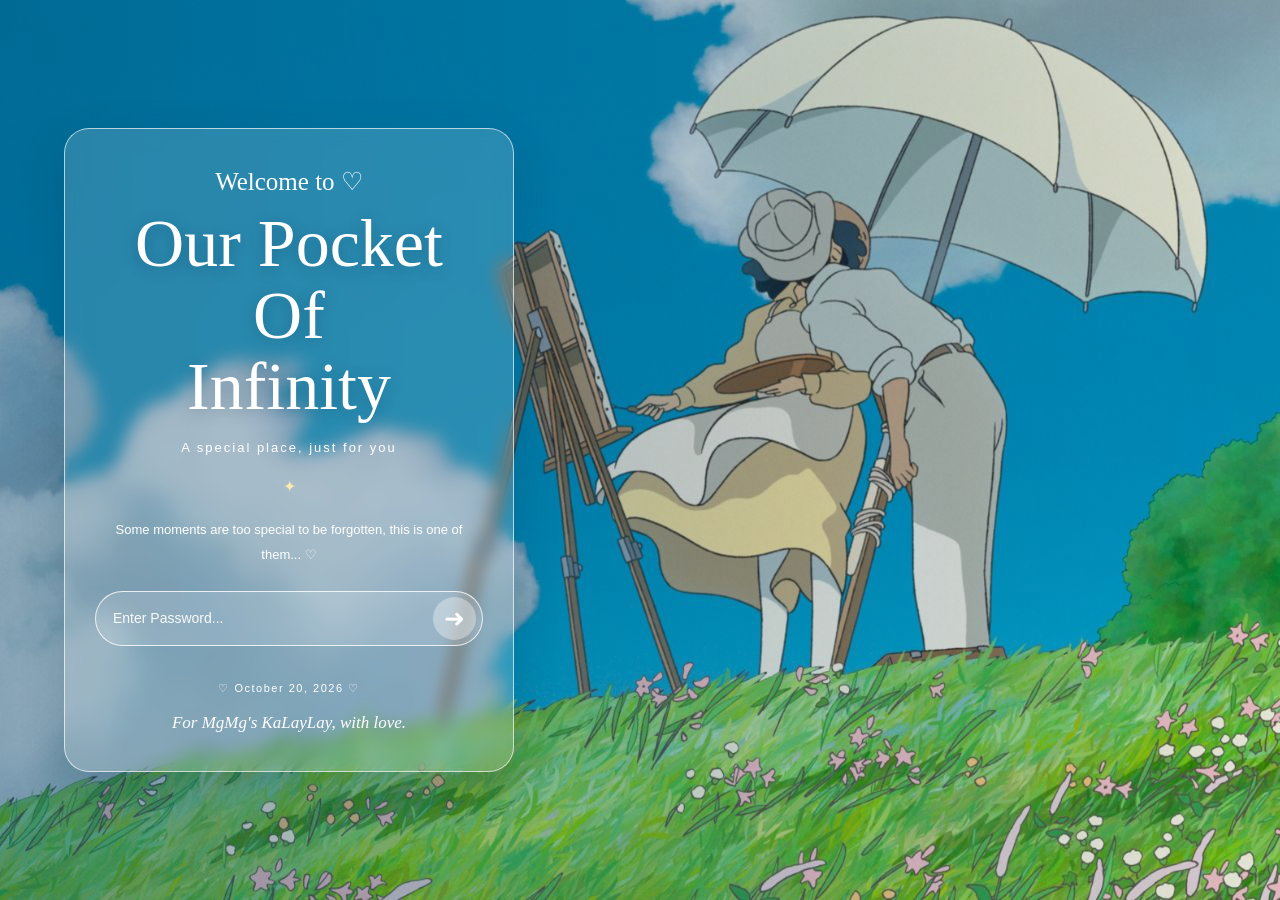
<file: index.html>
<head>
  <meta charset="UTF-8">
  <meta name="viewport" content="width=device-width, initial-scale=1.0">
  <meta name="theme-color" content="#164d6b">
  <title>Our Little Universe 🌷</title>
  <link rel="stylesheet" href="style.css">
</head>
<body>

  <main class="scene">
    <div class="petals" id="petals"></div>

    <section class="welcome-card" id="welcomeCard">
      <p class="pretitle">Welcome to ♡</p>

      <h1>Our Pocket<br>Of<br>Infinity</h1>

      <p class="tagline">A special place, just for you</p>

      <div class="divider">✦</div>

      <p class="message">
        Some moments are too special to be forgotten,
        this is one of them... ♡
      </p>

      <form id="loginForm">
        <input
          type="password"
          id="password"
          placeholder="Enter Password..."
          autocomplete="current-password"
          aria-label="Enter password"
          required
        >
        <button type="submit" aria-label="Enter">➜</button>
      </form>

      <p id="errorMessage" role="status" aria-live="polite"></p>

      <p class="special-date">♡ October 20, 2026 ♡</p>

      <p class="made-for">For MgMg's KaLayLay, with love.</p>

      <!-- Appears after the correct password -->
      <div class="success-message" id="successMessage" aria-live="polite">
        <span class="success-heart">♡</span>
        <p>Welcome to our little universe, my love.</p>
        <small>Every little moment belongs to us ✨</small>
      </div>
    </section>

    
  </main>

  
  <script src="script.js"></script>
</body>
</html>
</file>
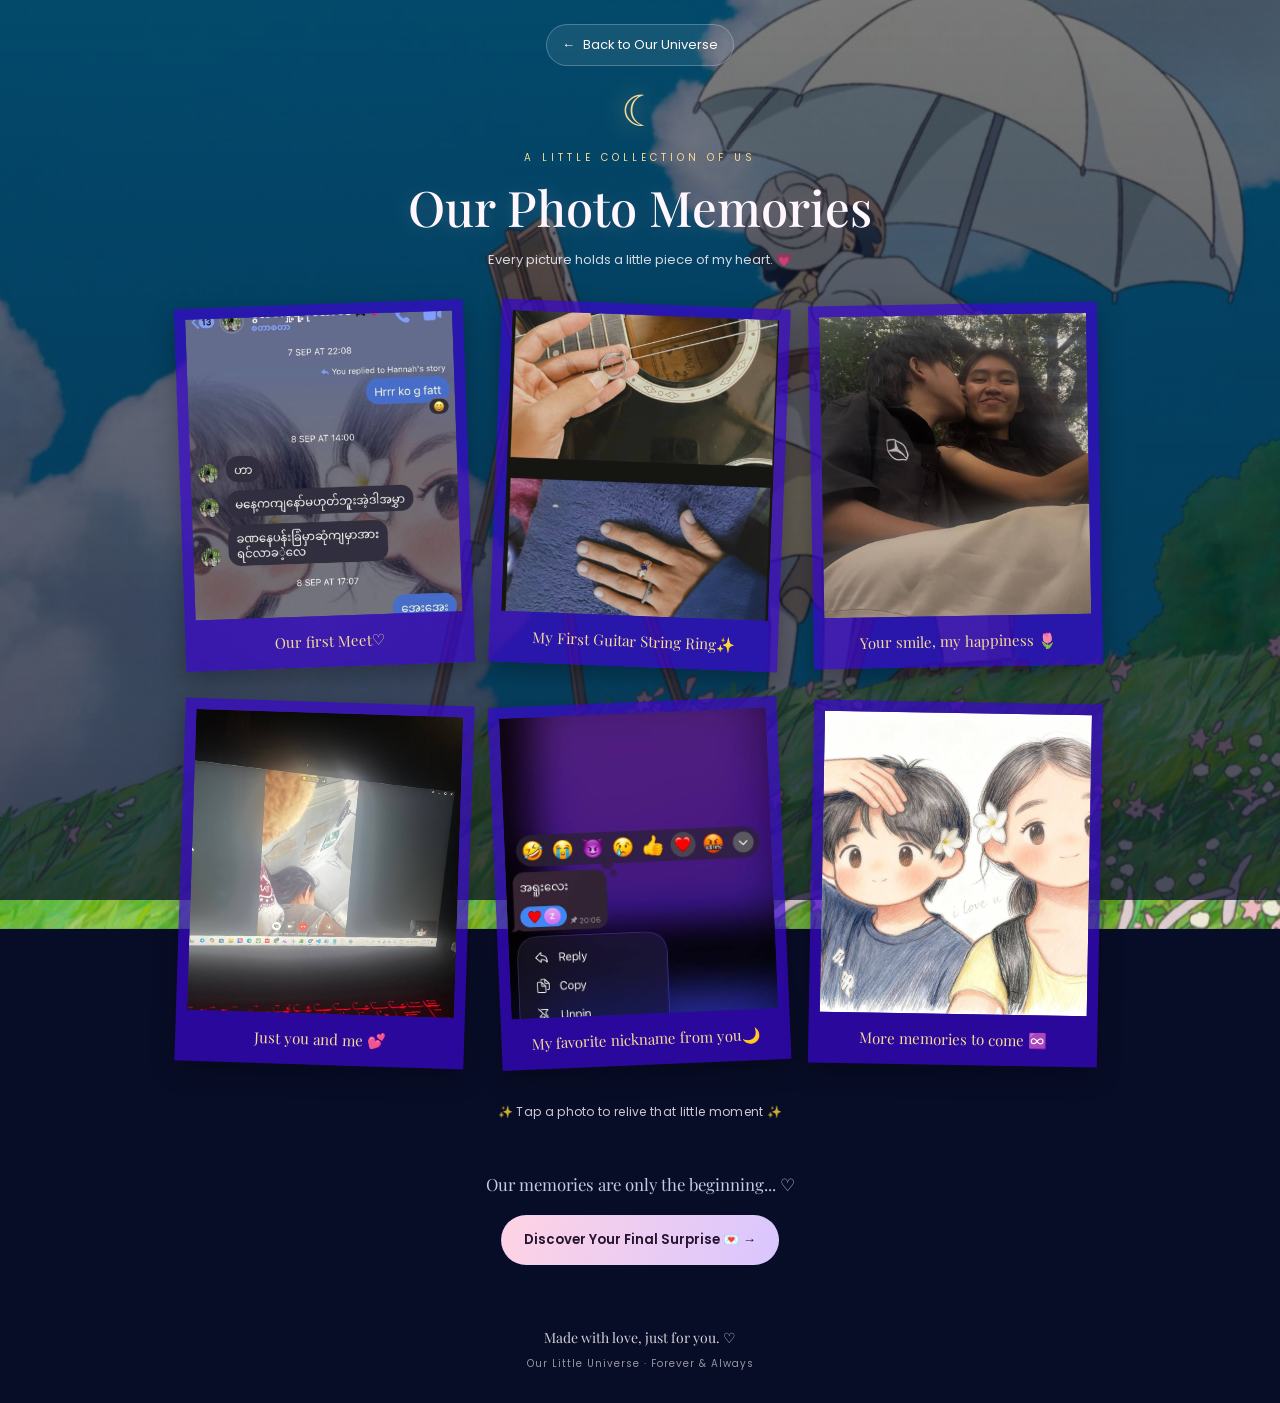
<file: page2.html>
<!DOCTYPE html>
<html lang="en">

<head>
    <meta charset="UTF-8">
    <meta name="viewport"
          content="width=device-width, initial-scale=1.0">

    <meta name="theme-color" content="#080d27">

    <title>Our Little Universe 🌙 | Photo Memories</title>

    <link rel="preconnect" href="https://fonts.googleapis.com">
    <link rel="preconnect" href="https://fonts.gstatic.com" crossorigin>

    <link href="https://fonts.googleapis.com/css2?family=Playfair+Display:wght@400;500;600;700&family=Poppins:wght@300;400;500;600&display=swap"
          rel="stylesheet">

    <link rel="stylesheet" href="page2.css">
    <script src="page2.js" defer></script>
</head>

<body>

    <!-- Background -->
    <div class="background-overlay" aria-hidden="true"></div>

   <!-- Floating flower petals 🌸 -->
<div class="petals" id="petals" aria-hidden="true"></div>

    <!-- Header -->
    <header class="page-header">
        <a href="index.html" class="back-link">
            <span aria-hidden="true">←</span>
            Back to Our Universe
        </a>

        <div class="moon" aria-hidden="true">☾</div>

        <p class="eyebrow">A LITTLE COLLECTION OF US</p>

        <h1>Our Photo Memories</h1>

        <p class="subtitle">
            Every picture holds a little piece of my heart. 💗
        </p>
    </header>

    <!-- Main memory section -->
    <main class="memory-section">

        <div class="memory-grid">

            <!-- Memory 1 -->
            <button class="memory-card"
                    type="button"
                    data-memory="0"
                    aria-label="Open our first memory">

                <span class="photo-frame">
                    <img src="assets/memory1.jpg"
                         alt="Our first memory"
                         loading="eager">

                    <span class="photo-number">01</span>
                </span>

                <span class="photo-caption">
                    Our first Meet♡
                </span>
            </button>

            <!-- Memory 2 -->
            <button class="memory-card"
                    type="button"
                    data-memory="1"
                    aria-label="Open our second memory">

                <span class="photo-frame">
                    <img src="assets/memory2.jpg"
                         alt="A beautiful moment together"
                         loading="lazy">

                    <span class="photo-number">02</span>
                </span>

                <span class="photo-caption">
                    My First Guitar String Ring✨
                </span>
            </button>

            <!-- Memory 3 -->
            <button class="memory-card"
                    type="button"
                    data-memory="2"
                    aria-label="Open our third memory">

                <span class="photo-frame">
                    <img src="assets/memory3.jpg"
                         alt="A happy memory together"
                         loading="lazy">

                    <span class="photo-number">03</span>
                </span>

                <span class="photo-caption">
                    Your smile, my happiness 🌷
                </span>
            </button>

            <!-- Memory 4 -->
            <button class="memory-card"
                    type="button"
                    data-memory="3"
                    aria-label="Open our fourth memory">

                <span class="photo-frame">
                    <img src="assets/memory4.jpg"
                         alt="One of our special moments"
                         loading="lazy">

                    <span class="photo-number">04</span>
                </span>

                <span class="photo-caption">
                    Just you and me 💕
                </span>
            </button>

            <!-- Memory 5 -->
            <button class="memory-card"
                    type="button"
                    data-memory="4"
                    aria-label="Open our fifth memory">

                <span class="photo-frame">
                    <img src="assets/memory5.jpg"
                         alt="A memory close to our hearts"
                         loading="lazy">

                    <span class="photo-number">05</span>
                </span>

                <span class="photo-caption">
                    My favorite nickname from you🌙
                </span>
            </button>

            <!-- Memory 6 -->
            <button class="memory-card"
                    type="button"
                    data-memory="5"
                    aria-label="Open our sixth memory">

                <span class="photo-frame">
                    <img src="assets/memory6.jpg"
                         alt="Another beautiful memory together"
                         loading="lazy">

                    <span class="photo-number">06</span>
                </span>

                <span class="photo-caption">
                    More memories to come ♾️
                </span>
            </button>

        </div>

        <p class="tap-hint" id="tapHint">
            ✨ Tap a photo to relive that little moment ✨
        </p>

    </main>

    <!-- Focus backdrop -->
    <div class="focus-backdrop"
         id="focusBackdrop"
         aria-hidden="true"></div>

    <!-- Selected memory caption -->
    <section class="memory-detail"
             id="memoryDetail"
             aria-live="polite"
             aria-atomic="true"
             hidden>

        <button class="close-button"
                id="closeMemory"
                type="button"
                aria-label="Close selected memory">
            ×
        </button>

        <p class="detail-label">A LITTLE PIECE OF FOREVER</p>

        <h2 id="detailTitle">Our Special Memory ♡</h2>

        <p class="detail-message" id="detailMessage"></p>

        <span class="detail-heart" aria-hidden="true">♥</span>

    </section>

    <!-- Continue to Page 3 -->
<section class="continue-section">
    <p>Our memories are only the beginning... ♡</p>

    <a href="page3.html" class="continue-button">
        Discover Your Final Surprise 💌 →
    </a>
</section>

    <footer class="page-footer">
        <p>Made with love, just for you. ♡</p>
        <p class="footer-date">Our Little Universe · Forever & Always</p>
    </footer>

</body>
</html>
</file>
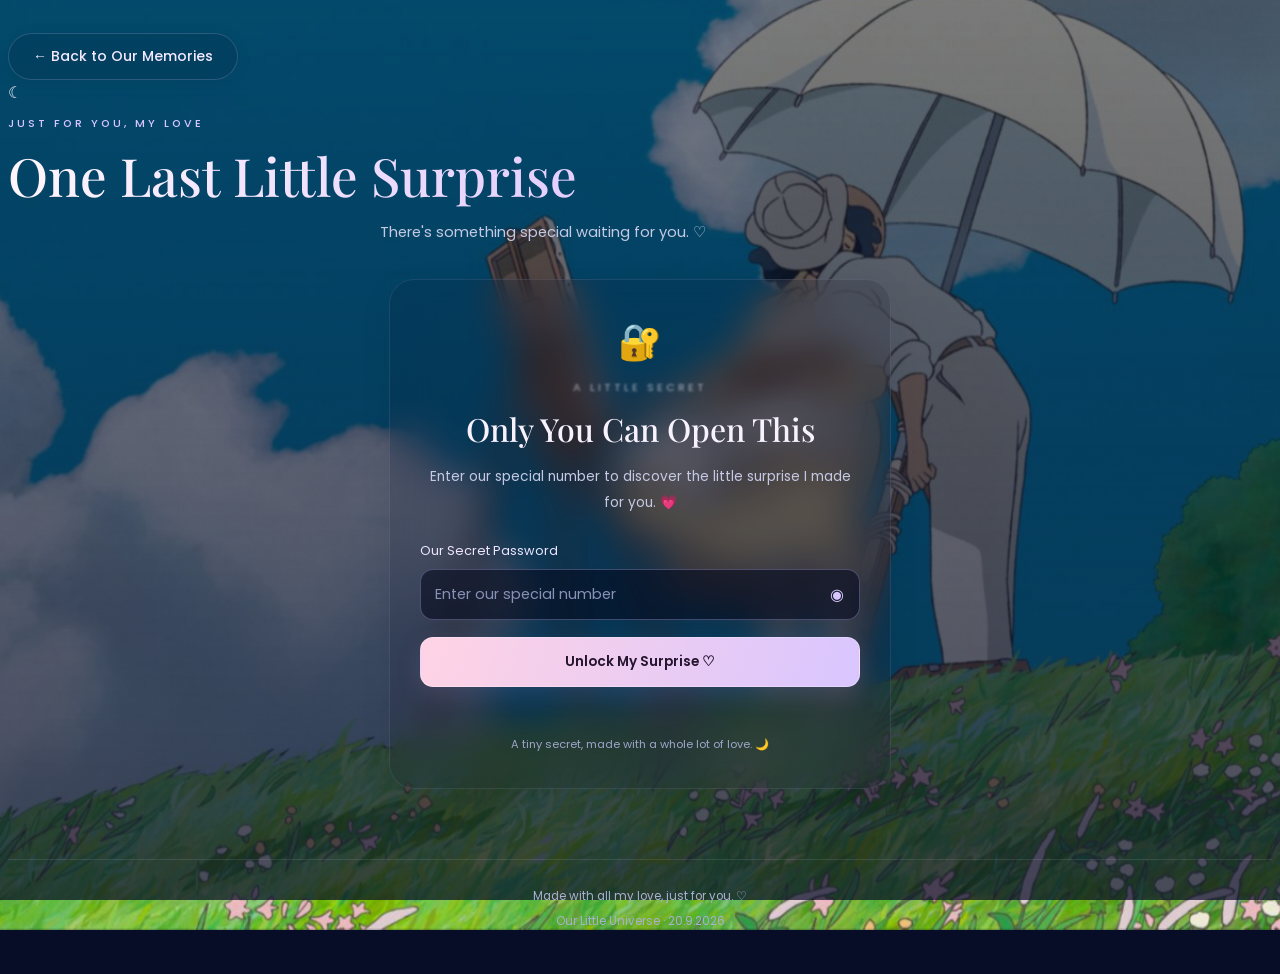
<file: page3.html>
<!DOCTYPE html>
<html lang="en">
<head>
    <meta charset="UTF-8">
    <meta name="viewport" content="width=device-width, initial-scale=1.0">
    <meta name="theme-color" content="#080d27">

    <title>Our Final Surprise 💌 | MgMg's KaLayLay</title>

    <link rel="preconnect" href="https://fonts.googleapis.com">
    <link rel="preconnect" href="https://fonts.gstatic.com" crossorigin>

    <link href="https://fonts.googleapis.com/css2?family=Playfair+Display:wght@400;500;600;700&family=Poppins:wght@300;400;500;600&display=swap"
          rel="stylesheet">

    <link rel="stylesheet" href="page3.css">
    <script src="page3.js" defer></script>
</head>

<body>

    <!-- Midnight Universe Background -->
    <div class="background-overlay" aria-hidden="true"></div>
<div class="petals" id="petals" aria-hidden="true"></div>

    <header class="page-header">
        <a href="page2.html" class="back-btn">
    ← Back to Our Memories
</a>

        <div class="moon" aria-hidden="true">☾</div>

        <p class="eyebrow">JUST FOR YOU, MY LOVE</p>

        <h1>One Last Little Surprise</h1>

        <p class="subtitle">
            There's something special waiting for you. ♡
        </p>
    </header>

    <main class="main-content">

        <!-- Password Section -->
        <section class="password-card" id="passwordSection">

            <div class="lock-icon" aria-hidden="true">🔐</div>

            <p class="section-label">A LITTLE SECRET</p>

            <h2>Only You Can Open This</h2>

            <p class="password-description">
                Enter our special number to discover
                the little surprise I made for you. 💗
            </p>

            <form id="passwordForm">
                <label for="secretPassword">Our Secret Password</label>

                <div class="password-input-wrap">
                    <input
                        type="password"
                        id="secretPassword"
                        placeholder="Enter our special number"
                        autocomplete="off"
                        inputmode="numeric"
                        required
                    >

                    <button
                        type="button"
                        class="toggle-password"
                        id="togglePassword"
                        aria-label="Show password"
                    >◉</button>
                </div>

                <button class="primary-button" type="submit">
                    Unlock My Surprise ♡
                </button>

                <p class="error-message" id="passwordError"
                   role="alert" aria-live="polite"></p>
            </form>

            <p class="tiny-note">
                A tiny secret, made with a whole lot of love. 🌙
            </p>

        </section>

        <!-- Envelope Section -->
        <section class="envelope-section" id="envelopeSection" hidden>

            <p class="section-label">YOU FOUND IT 💌</p>

            <h2>Your Little Love Letter</h2>

            <p class="envelope-instruction">
                Tap the envelope to open your surprise.
            </p>

            <button
                type="button"
                class="envelope-button"
                id="openEnvelope"
                aria-label="Open your love letter"
                aria-expanded="false"
            >
                <span class="envelope-glow"></span>

                <span class="letter-paper">
                    <span class="letter-heart">♥</span>
                    <span class="letter-preview">For My Love</span>
                </span>

                <span class="envelope-back"></span>
                <span class="envelope-front"></span>
                <span class="envelope-flap"></span>

                <span class="envelope-seal">♥</span>
            </button>

            <p class="tap-caption">Made with love, just for you ♡</p>

        </section>

        <!-- Final Surprise -->
        <section class="surprise-content" id="surpriseContent" hidden>

            <div class="divider-heart" aria-hidden="true">
                <span>✦</span> ♥ <span>✦</span>
            </div>

            <!-- Personal Love Letter -->
            <article class="love-letter-card">

                <p class="section-label">A LETTER FROM MY HEART</p>

                <h2>To My Dearest KaLayLay 💗</h2>

                <div class="letter-decoration" aria-hidden="true">❝</div>

                <!-- Replace this text with your own love letter -->
                <div class="love-letter-text" id="loveLetterText">
                    <p>
                        မောင်"ကလေးလေးရေ👾💞
                    </p>

                    <p>
            ဘာလိုလိုနေရင်းနဲ့တောင် ၁ လပြည့်သွားပြီနော်ဒီလထဲမှာအမှတ်ရဆုံးက စတွေ့ခဲ့တဲ့နေ့ကနေ အခုထိ မတွေ့ရတာ ၁ ရက်ပဲရှိလိုက်တယ်နော် နေ့တိုင်းတွေ့ပြီး နေတိုင်းအနားမှာရှိနေခဲ့ကြတာ အက်လိုအတူတူရှိချင်လို့ပဲ မောင်"ဒီလမ်းကိုရွေးချယ်ထားတာပေါ့ချစ်သူရယ် နေ့ရက်တိုင်းမှာ အကောင်းဆုံးဆိုတာထက်ပိုတဲ့ ပျော်ရွှင်မှု့တွေပဲပေးချင်တယ် မောင်"ကလေးလေးဆီကနေ အမြဲပျော်ပြီး ပြုံးနေတာလေးပဲတွေ့ချင်တယ် ပြီးတော့ အများကြီးလဲ စိတ်လုံခြုံမှု့ပေးချင်တယ် ပြဿနာတွေဖြစ်လာရင်လဲ မောင်"က ကလေးမဆန်ပဲ သေချာပေါက် အလျှော့ပေးပါမယ်နော် ပြီးတော့ မောင်"ကလေးလေးကို နာကျင်စေမယ့် စကားလုံးတွေလဲမပြောတော့ပါဘူး အတွေးတွေများအောင်လုပ်ပြီး ဝမ်းနည်းစေမိခဲ့တာတွေအတွက် မောင်"သေချာကြိုးစားပြီး မောင်"ကလေးလေးကို ပျော်အောင်ထားပါ့မယ်နော် ပြီးတော့ ၂ ယောက်အတူတူ အမြဲ Rap တွေလဲထိုင်ရွတ်ကြမယ် ဂစ်တာတီးပြီး သီချင်းတွေလဲ အတူဆိုကြမယ် မောင်"ကလေးလေး ကျောင်းပြီးလို့ အားသွားရင်လဲ အပြင်တွေအတူလျှောက်သွားကြမယ် Memories တွေ အများကြီးလဲ အတူဖန်တီးကြမယ် မောင်"တို့ ၂ ယောက်စလုံးရည်ရွယ်ထားတဲ့အရာတွေကို တစ်ယောက်လက်ကိုတစ်ယောက်ကိုင်ရင်း အတူတူတည်ဆောက်သွားကြမယ် ကလေးလေး👾💞<br>
            အများကြီးချစ်တယ်👾💞
                        
                    </p>

                    <p>
            Happy 1 Monthsary MgMg's KaLayLay👾💞
                    </p>

                    <p class="letter-signature">
                        Forever yours,<br>
                        MgMg ♡
                    </p>
                </div>

                <div class="letter-bottom-heart" aria-hidden="true">
                    ♡
                </div>

            </article>

            <!-- Personal Video -->
            <section class="video-section">

                <p class="section-label">A LITTLE MEMORY IN MOTION</p>

                <h2>Our Special Video 🎬</h2>

                <p class="video-description">
                    One more little moment for us to keep forever.
                </p>

                <div class="video-frame">

                    <video
                        id="surpriseVideo"
                        controls
                        playsinline
                        preload="metadata"
                        poster=""
                    >
                        <source src="our-video.mp4" type="video/mp4">

                        Sorry, your browser cannot play this video.
                    </video>

                </div>

                <p class="video-note">
                    A little piece of us, today and always. 🌙
                </p>

            </section>

            <!-- Ending -->
            <section class="final-message">

                <div class="final-stars" aria-hidden="true">✦ ✧ ★ ✧ ✦</div>

                <h2>Our Story Is Still Being Written ♾️</h2>

                <p>
                    One month down, so many beautiful memories
                    still waiting for us.
                </p>

                <p class="final-love">
                    I choose you, today and every tomorrow. 💗
                </p>

                <div class="final-heart" aria-hidden="true">♥</div>

                <p class="forever-text">
                    MgMg's KaLayLay · Forever & Always
                </p>

            </section>

        </section>

    </main>

    <footer class="page-footer">
        <p>Made with all my love, just for you. ♡</p>
        <p>Our Little Universe · 20.9.2026</p>
    </footer>

    <audio id="backgroundMusic" loop preload="auto">
    <source src="assets/our-song.mp3" type="audio/mpeg">
</audio>

</body>
</html>
</file>
<file: style.css>
* {
  margin: 0;
  padding: 0;
  box-sizing: border-box;
}

body {
  font-family: Arial, sans-serif;
  overflow: hidden;
}

.scene {
  position: relative;
  min-height: 100vh;
  min-height: 100svh;
  display: flex;
  align-items: center;
  justify-content: flex-start;
  padding: 5%;
  overflow: hidden;
  isolation: isolate;
  color: white;

  background:
    linear-gradient(
      90deg,
      rgba(0, 65, 105, 0.38),
      rgba(0, 80, 120, 0.04)
    ),
    url("assets/couple-scene.png");

  background-size: cover;
  background-position: center;
  animation: sceneMove 22s ease-in-out infinite alternate;
}

@keyframes sceneMove {
  from {
    background-position: 50% 50%;
    transform: scale(1);
  }

  to {
    background-position: 53% 48%;
    transform: scale(1.035);
  }
}

/* Welcome glass card */
.welcome-card {
  position: relative;
  z-index: 3;
  width: min(450px, 100%);
  padding: 38px 30px;
  text-align: center;

  background: rgba(255, 255, 255, 0.16);
  border: 1px solid rgba(255, 255, 255, 0.65);
  border-radius: 25px;

  backdrop-filter: blur(8px);
  -webkit-backdrop-filter: blur(8px);

  box-shadow: 0 15px 45px rgba(0, 45, 75, 0.2);

  animation: cardAppear 1.2s ease both;
  transition:
    opacity 0.8s ease,
    transform 0.8s ease,
    background 0.8s ease;
}

@keyframes cardAppear {
  from {
    opacity: 0;
    transform: translateY(25px);
  }

  to {
    opacity: 1;
    transform: translateY(0);
  }
}

.pretitle {
  font-family: Georgia, serif;
  font-size: 25px;
  margin-bottom: 12px;
}

h1 {
  font-family: Georgia, serif;
  font-weight: normal;
  font-size: clamp(45px, 6vw, 68px);
  line-height: 1.05;
  text-shadow: 0 3px 15px rgba(0, 45, 75, 0.3);
}

.tagline {
  margin-top: 18px;
  font-size: 13px;
  letter-spacing: 2px;
}

.divider {
  margin: 22px 0;
  color: #ffe7b0;
}

.message {
  font-size: 13px;
  line-height: 1.9;
  margin-bottom: 23px;
}

/* Password input */
#loginForm {
  display: flex;
  align-items: center;
  gap: 8px;
  padding: 5px 6px 5px 17px;

  border: 1px solid rgba(255, 255, 255, 0.8);
  border-radius: 40px;
  background: rgba(255, 255, 255, 0.15);

  transition: opacity 0.4s ease;
}

#password {
  flex: 1;
  min-width: 0;
  padding: 12px 0;

  color: white;
  font-size: 14px;

  background: transparent;
  border: none;
  outline: none;
}

#password::placeholder {
  color: rgba(255, 255, 255, 0.95);
}

#loginForm button {
  width: 43px;
  height: 43px;
  flex-shrink: 0;

  border: none;
  border-radius: 50%;
  background: rgba(255, 255, 255, 0.35);
  color: white;
  font-size: 25px;
  cursor: pointer;

  transition: transform 0.25s, background 0.25s;
}

#loginForm button:hover {
  transform: translateX(3px);
  background: rgba(255, 255, 255, 0.55);
}

#loginForm button:focus-visible,
.music-button:focus-visible {
  outline: 2px solid #ffe7b0;
  outline-offset: 4px;
}

#errorMessage {
  min-height: 17px;
  margin-top: 9px;
  font-size: 12px;
}

.special-date {
  margin-top: 10px;
  font-size: 11px;
  letter-spacing: 1.5px;
}

.made-for {
  margin-top: 18px;
  font-family: Georgia, serif;
  font-style: italic;
  font-size: 17px;
}

/* Music button */
.music-button {
  position: absolute;
  z-index: 5;
  left: 20px;
  bottom: 20px;

  padding: 10px 16px;
  color: white;
  background: rgba(0, 70, 110, 0.35);
  border: 1px solid rgba(255, 255, 255, 0.7);
  border-radius: 30px;

  cursor: pointer;
  backdrop-filter: blur(5px);
  -webkit-backdrop-filter: blur(5px);
}

/* Falling flower petals */
.petals {
  position: absolute;
  inset: 0;
  z-index: 2;
  pointer-events: none;
  overflow: hidden;
}

.petal {
  position: absolute;
  top: -30px;
  width: 10px;
  height: 17px;

  background: linear-gradient(135deg, #fff0f5, #f4a7c7);
  border-radius: 85% 15% 75% 25%;

  animation: petalFall var(--duration) linear var(--delay) infinite;
}

@keyframes petalFall {
  0% {
    transform: translate(0, -30px) rotate(0deg);
    opacity: 0;
  }

  10% {
    opacity: 0.9;
  }

  50% {
    transform: translate(var(--drift), 50vh) rotate(220deg);
  }

  100% {
    transform: translate(calc(var(--drift) * -0.4), 110vh)
      rotate(500deg);
    opacity: 0.15;
  }
}

/* =====================================
   PASSWORD SUCCESS ANIMATION 💗
===================================== */

.success-message {
  display: none;
  opacity: 0;
  margin-top: 22px;
  line-height: 1.8;
}

.success-heart {
  display: block;
  color: #ffe7b0;
  font-size: 55px;
  animation: heartBeat 1s ease-in-out infinite;
}

.success-message p {
  font-family: Georgia, serif;
  font-size: 21px;
  margin-top: 8px;
}

.success-message small {
  display: block;
  margin-top: 8px;
  font-size: 12px;
  letter-spacing: 0.5px;
}

/* Hide the login and welcome text softly */
.welcome-card.success {
  background: rgba(255, 255, 255, 0.22);
  animation: successCard 1s ease both;
}

.welcome-card.success > :not(.success-message) {
  animation: fadeAway 0.65s ease forwards;
}

.welcome-card.success .success-message {
  display: block;
  animation: messageAppear 0.9s 0.35s ease forwards;
}

.welcome-card.success #loginForm {
  pointer-events: none;
}

@keyframes successCard {
  0% {
    transform: scale(1);
  }

  50% {
    transform: scale(1.035);
    box-shadow: 0 0 45px rgba(255, 231, 176, 0.45);
  }

  100% {
    transform: scale(1);
    box-shadow: 0 15px 45px rgba(0, 45, 75, 0.2);
  }
}

@keyframes fadeAway {
  to {
    opacity: 0;
    transform: translateY(-8px);
  }
}

@keyframes messageAppear {
  from {
    opacity: 0;
    transform: translateY(18px);
  }

  to {
    opacity: 1;
    transform: translateY(0);
  }
}

@keyframes heartBeat {
  0%, 100% {
    transform: scale(1);
  }

  50% {
    transform: scale(1.16);
  }
}

/* Mobile responsive */
@media (max-width: 700px) {
  .scene {
    justify-content: center;
    padding: 20px 16px 75px;
    background-position: 58% center;
  }

  .welcome-card {
    width: 100%;
    max-width: 420px;
    padding: 28px 22px;
    background: rgba(15, 100, 145, 0.35);
  }

  h1 {
    font-size: clamp(48px, 13vw, 65px);
  }

  .pretitle {
    font-size: 26px;
  }

  .tagline {
    font-size: 11px;
  }

  .message {
    font-size: 12px;
  }

  .music-button {
    left: 50%;
    bottom: 13px;
    transform: translateX(-50%);
    white-space: nowrap;
  }

  .success-message p {
    font-size: 19px;
  }
}

/* Respect reduced-motion settings */
@media (prefers-reduced-motion: reduce) {
  *,
  *::before,
  *::after {
    animation-duration: 0.01ms !important;
    animation-iteration-count: 1 !important;
    scroll-behavior: auto !important;
  }
}
</file>
<file: page2.css>
/* ========================================
   OUR LITTLE UNIVERSE - PAGE 2
   Photo Focus Memories
======================================== */

:root {
    --night: #080d27;
    --gold: #f6d995;
    --soft-white: #fffaf5;
    --pink: #f4c9dc;
    --text: #f8f2ff;
}

* {
    box-sizing: border-box;
    margin: 0;
    padding: 0;
}

html {
    min-height: 100%;
    background: #080d27;
    scroll-behavior: smooth;
}

body {
    min-height: 100vh;
    overflow-x: hidden;
    position: relative;

    color: #f8f2ff;
    font-family: "Poppins", sans-serif;

    background: transparent;
}

/* Same background as Page 1 */

body::before {
    content: "";
    position: fixed;
    inset: -20px;
    z-index: -3;

    background-image: url("assets/couple-scene.png");
    background-position: center;
    background-size: cover;
    background-repeat: no-repeat;

    transform: scale(1.02);
    transition: filter 0.55s ease,
                transform 0.55s ease;
}

body.has-focus::before {
    filter: blur(8px) brightness(0.48);
    transform: scale(1.07);
}

.background-overlay {
    position: fixed;
    inset: 0;
    z-index: -2;
    pointer-events: none;

    background:
        linear-gradient(
            180deg,
            rgba(5, 9, 30, 0.48),
            rgba(8, 13, 39, 0.72)
        );
}

body.has-focus .background-overlay {
    background: rgba(3, 5, 20, 0.48);
}

/* ========================================
   FLOATING FLOWER PETALS 🌸
   Same effect as Page 1
======================================== */

.petals {
    position: fixed;
    inset: 0;
    z-index: 0;
    pointer-events: none;
    overflow: hidden;
}

.petal {
    position: absolute;
    top: -30px;
    width: 10px;
    height: 17px;

    background: linear-gradient(
        135deg,
        #fff0f5,
        #f4a7c7
    );

    border-radius: 85% 15% 75% 25%;

    animation:
        petalFall
        var(--duration)
        linear
        var(--delay)
        infinite;
    will-change: transform, opacity;
}

@keyframes petalFall {
    0% {
        transform: translate(0, -30px) rotate(0deg);
        opacity: 0;
    }

    10% {
        opacity: 0.9;
    }

    50% {
        transform: translate(var(--drift), 50vh) rotate(220deg);
    }

    100% {
        transform:
            translate(calc(var(--drift) * -0.4), 110vh)
            rotate(500deg);
        opacity: 0.15;
    }
}

/* Gallery remains above the petals */
.page-header,
.memory-section,
.page-footer {
    position: relative;
    z-index: 1;
}

/* Focus mode stacking fix:
   Keep the selected photo above the dark backdrop */
body.has-focus .memory-section {
    z-index: 20;
}

.focus-backdrop {
    z-index: 10;
}

.memory-detail {
    z-index: 30;
}

/* Accessibility */
@media (prefers-reduced-motion: reduce) {
    .petal {
        animation: none;
        display: none;
    }
}

/* Keep the gallery above the petals */

.page-header,
.memory-section,
.memory-detail,
.page-footer {
    position: relative;
    z-index: 1;
}

.focus-backdrop {
    z-index: 10;
}

.memory-detail {
    z-index: 30;
}

/* Respect reduced-motion settings */

@media (prefers-reduced-motion: reduce) {
    .petals span {
        animation: none;
        opacity: 0.45;
        top: auto;
    }

    .petals span:nth-child(1) { top: 15%; }
    .petals span:nth-child(2) { top: 28%; }
    .petals span:nth-child(3) { top: 40%; }
    .petals span:nth-child(4) { top: 55%; }
    .petals span:nth-child(5) { top: 70%; }
    .petals span:nth-child(6) { top: 82%; }
}

/* Header */

.page-header {
    width: min(100% - 32px, 1000px);
    margin: 0 auto;
    padding: 24px 0 12px;
    text-align: center;

    transition: opacity 0.35s ease,
                filter 0.35s ease;
}

.back-link {
    display: inline-flex;
    align-items: center;
    gap: 8px;

    color: var(--soft-white);
    text-decoration: none;
    font-size: 13px;

    padding: 10px 15px;
    border: 1px solid rgba(255, 255, 255, 0.24);
    border-radius: 30px;
    background: rgba(255, 255, 255, 0.08);

    transition: background 0.25s ease,
                transform 0.25s ease;
}

.back-link:hover {
    background: rgba(255, 255, 255, 0.16);
    transform: translateY(-2px);
}

.moon {
    margin: 20px auto 4px;
    color: var(--gold);
    font-size: 43px;
    line-height: 1.2;
    text-shadow: 0 0 24px rgba(246, 217, 149, 0.65);
}

.eyebrow {
    color: var(--gold);
    font-size: 10px;
    letter-spacing: 4px;
    margin: 12px 0;
}

.page-header h1 {
    font-family: "Playfair Display", serif;
    font-size: clamp(30px, 5vw, 49px);
    line-height: 1.2;
    font-weight: 500;

    color: #fff7fd;
    text-shadow: 0 2px 20px rgba(244, 201, 220, 0.2);
}

.subtitle {
    margin-top: 12px;
    font-size: 13px;
    line-height: 1.8;
    color: rgba(255, 250, 255, 0.82);
}

/* Memory gallery */

.memory-section {
    width: min(100% - 32px, 920px);
    margin: 20px auto 0;

    transition: opacity 0.35s ease,
                filter 0.35s ease;
}

.memory-grid {
    display: grid;
    grid-template-columns: repeat(3, minmax(0, 1fr));
    gap: 35px 26px;
    align-items: start;
}

/* Polaroid card */

.memory-card {
    position: relative;
    z-index: 1;
    width: 100%;
    min-width: 0;

    display: block;
    border: 0;
    padding: 11px 11px 15px;

    color: #28223a;
    background: #3908cbb6;

    font-family: "Playfair Display", serif;
    text-align: center;
    cursor: pointer;

    box-shadow: 0 9px 25px rgba(0, 0, 0, 0.28);

    transform: rotate(-2deg);
    transition:
        transform 0.45s ease,
        opacity 0.4s ease,
        filter 0.4s ease,
        box-shadow 0.4s ease;
}

.memory-card:nth-child(2) {
    transform: rotate(2.2deg);
}

.memory-card:nth-child(3) {
    transform: rotate(-1deg);
}

.memory-card:nth-child(4) {
    transform: rotate(1.8deg);
}

.memory-card:nth-child(5) {
    transform: rotate(-2.4deg);
}

.memory-card:nth-child(6) {
    transform: rotate(1deg);
}

.memory-card:hover {
    transform: translateY(-5px) rotate(0deg);
    box-shadow: 0 15px 32px rgba(0, 0, 0, 0.36);
}

.photo-frame {
    display: block;
    position: relative;
    overflow: hidden;
    width: 100%;
    aspect-ratio: 4 / 4.5;
    background: #ffffff;
}

.photo-frame img {
    display: block;
    width: 100%;
    height: 100%;
    object-fit: cover;

    transition: transform 0.45s ease;
}

.memory-card:hover .photo-frame img {
    transform: scale(1.04);
}

.photo-number {
    position: absolute;
    right: 7px;
    top: 7px;

    padding: 4px 7px;
    border-radius: 12px;

    color: white;
    background: rgba(8, 13, 39, 0.65);

    font-family: "Poppins", sans-serif;
    font-size: 9px;
    letter-spacing: 1px;
}

.photo-caption {
    display: block;
    padding: 14px 2px 0;

    color: #F6D995;
    font-size: clamp(11px, 1.5vw, 15px);
    line-height: 1.5;
    overflow-wrap: anywhere;
}

/* Focus mode: soften everything except selected card */

body.has-focus .page-header,
body.has-focus .memory-grid .memory-card:not(.active),
body.has-focus .tap-hint,
body.has-focus .page-footer {
    filter: blur(4px);
    opacity: 0.28;
    pointer-events: none;
}

body.has-focus .memory-grid .memory-card.active {
    z-index: 20;
    opacity: 1;
    filter: none;
    pointer-events: auto;

    transform: translateY(-5px) rotate(0deg) scale(1.04);

    box-shadow:
        0 0 0 2px rgba(246, 217, 149, 0.85),
        0 0 35px rgba(246, 217, 149, 0.22),
        0 22px 55px rgba(0, 0, 0, 0.55);
}

.memory-card:focus-visible {
    outline: 3px solid var(--gold);
    outline-offset: 5px;
}

/* Hint */

.tap-hint {
    text-align: center;
    margin: 36px 0 20px;
    font-size: 12px;
    letter-spacing: 0.3px;
    line-height: 1.8;
    color: rgba(255, 245, 255, 0.8);

    transition: opacity 0.35s ease,
                filter 0.35s ease;
}

/* Backdrop */

.focus-backdrop {
    position: fixed;
    inset: 0;
    z-index: 10;

    background: rgba(3, 5, 20, 0.55);
    opacity: 0;
    visibility: hidden;
    pointer-events: none;

    transition: opacity 0.4s ease,
                visibility 0.4s ease;
}

body.has-focus .focus-backdrop {
    opacity: 1;
    visibility: visible;
    pointer-events: auto;
}

/* Caption panel under the selected photo */

.memory-detail {
    position: relative;
    z-index: 30;

    width: min(92%, 470px);
    margin: 30px auto 25px;
    padding: 28px 24px 24px;

    text-align: center;
    color: var(--soft-white);

    border: 1px solid rgba(246, 217, 149, 0.4);
    border-radius: 20px;

    background: rgba(12, 17, 48, 0.94);

    box-shadow:
        0 15px 50px rgba(0, 0, 0, 0.35),
        0 0 25px rgba(246, 217, 149, 0.08);

    animation: revealCaption 0.45s ease both;
}

.memory-detail[hidden] {
    display: none;
}

@keyframes revealCaption {
    from {
        opacity: 0;
        transform: translateY(16px);
    }

    to {
        opacity: 1;
        transform: translateY(0);
    }
}

.close-button {
    position: absolute;
    top: 10px;
    right: 13px;

    width: 35px;
    height: 35px;
    border: 1px solid rgba(255, 255, 255, 0.2);
    border-radius: 50%;

    color: white;
    background: rgba(255, 255, 255, 0.08);

    font-size: 25px;
    line-height: 1;
    cursor: pointer;

    transition: background 0.25s ease,
                transform 0.25s ease;
}

.close-button:hover {
    background: rgba(255, 255, 255, 0.2);
    transform: rotate(90deg);
}

.detail-label {
    margin: 6px 0 12px;
    color: var(--gold);
    font-size: 9px;
    letter-spacing: 3px;
    line-height: 1.8;
}

.memory-detail h2 {
    font-family: "Playfair Display", serif;
    font-size: clamp(23px, 4vw, 31px);
    font-weight: 500;
    line-height: 1.4;
    color: #fff4fa;
}

.detail-message {
    max-width: 360px;
    margin: 14px auto 0;

    color: rgba(255, 250, 255, 0.88);
    font-size: 13px;
    line-height: 2;
    overflow-wrap: anywhere;
}

.detail-heart {
    display: inline-block;
    margin-top: 16px;

    color: var(--pink);
    font-size: 20px;
    animation: heartBeat 1.4s ease-in-out infinite;
}

@keyframes heartBeat {
    0%, 100% {
        transform: scale(1);
    }

    50% {
        transform: scale(1.2);
    }
}

/* Footer */

.page-footer {
    padding: 15px 16px 30px;
    text-align: center;
    color: rgba(255, 250, 255, 0.82);
    font-family: "Playfair Display", serif;
    font-size: 14px;
    line-height: 1.8;

    transition: opacity 0.35s ease,
                filter 0.35s ease;
}

.footer-date {
    margin-top: 5px;
    font-family: "Poppins", sans-serif;
    font-size: 10px;
    letter-spacing: 1px;
    opacity: 0.7;
}

/* Tablet */

@media (max-width: 700px) {
    .memory-grid {
        gap: 25px 17px;
    }

    .memory-card {
        padding: 8px 8px 12px;
    }

    .photo-caption {
        padding-top: 10px;
    }

    .page-header {
        padding-top: 20px;
    }

    .memory-section {
        margin-top: 20px;
    }
}

/* Mobile */

@media (max-width: 480px) {
    .page-header {
        width: calc(100% - 28px);
    }

    .back-link {
        font-size: 11px;
        padding: 9px 12px;
    }

    .moon {
        margin-top: 16px;
        font-size: 36px;
    }

    .eyebrow {
        font-size: 8px;
        letter-spacing: 2.5px;
    }

    .subtitle {
        max-width: 300px;
        margin: 10px auto 0;
        font-size: 11px;
    }

    .memory-section {
        width: calc(100% - 28px);
    }

    .memory-grid {
        grid-template-columns: repeat(2, minmax(0, 1fr));
        gap: 25px 16px;
    }

    .memory-card {
        padding: 7px 7px 11px;
    }

    .photo-frame {
        aspect-ratio: 4 / 4.7;
    }

    .photo-caption {
        font-size: 11px;
        padding-top: 10px;
    }

    body.has-focus .memory-grid .memory-card.active {
        transform: translateY(-3px) scale(1.02);
    }

    .memory-detail {
        width: calc(100% - 32px);
        padding: 26px 18px 22px;
        margin-top: 24px;
    }

    .detail-message {
        font-size: 12px;
    }

    .tap-hint {
        font-size: 10px;
        margin-top: 28px;
    }
}

/* Reduced motion accessibility */

@media (prefers-reduced-motion: reduce) {
    *,
    *::before,
    *::after {
        scroll-behavior: auto !important;
        animation-duration: 0.01ms !important;
        animation-iteration-count: 1 !important;
        transition-duration: 0.01ms !important;
    }
}


.photo-number {
    display: none;
}

/* Page 2 — Continue to final surprise */

.continue-section {
    padding: 30px 18px 45px;
    text-align: center;
}

.continue-section p {
    color: #c5c9e3;
    font-family: "Playfair Display", serif;
    font-size: 1.05rem;
    margin-bottom: 20px;
}

.continue-button {
    display: inline-block;
    max-width: 100%;
    padding: 14px 22px;
    border: 1px solid rgba(221, 208, 255, 0.3);
    border-radius: 30px;
    color: #24142e;
    background: linear-gradient(110deg, #ffd3e4, #d9c6ff);
    text-decoration: none;
    font-family: "Poppins", sans-serif;
    font-size: 0.83rem;
    font-weight: 600;
    transition: transform 0.25s ease, box-shadow 0.25s ease;
}
</file>
<file: page3.css>
/* ========================================
   OUR LITTLE UNIVERSE — PAGE 3
   Same Background as Page 1 & Page 2
======================================== */

:root {
    --night: #080d27;
    --gold: #f6d995;
    --soft-white: #fffaf5;
    --pink: #f4c9dc;
    --text: #f8f2ff;

    /* Variables used by Page 3 components */
    --lavender: #d9c6ff;
    --muted: #c5c9e3;
    --border: rgba(221, 208, 255, 0.24);
}

html {
    min-height: 100%;
    background: #080d27;
}

body {
    min-height: 100vh;
    overflow-x: hidden;
    position: relative;
    color: var(--text);
    font-family: "Poppins", sans-serif;
    background: transparent;
}

/* Same background image */

body::before {
    content: "";
    position: fixed;
    inset: -20px;
    z-index: -3;
    pointer-events: none;

    background-image: url("assets/couple-scene.png");
    background-position: center;
    background-size: cover;
    background-repeat: no-repeat;

    transform: scale(1.02);
}

/* Same dark overlay */

.background-overlay {
    position: fixed;
    inset: 0;
    z-index: -2;
    pointer-events: none;

    background: linear-gradient(
        180deg,
        rgba(5, 9, 30, 0.48),
        rgba(8, 13, 39, 0.72)
    );
}

/* Floating flower petals 🌸 */

.petals {
    position: fixed;
    inset: 0;
    z-index: 0;
    pointer-events: none;
    overflow: hidden;
}

.petal {
    position: absolute;
    top: -30px;
    width: 10px;
    height: 17px;

    background: linear-gradient(
        135deg,
        #fff0f5,
        #f4a7c7
    );

    border-radius: 85% 15% 75% 25%;

    animation:
        petalFall
        var(--duration, 14s)
        linear
        var(--delay, 0s)
        infinite;

    will-change: transform, opacity;
}

@keyframes petalFall {
    0% {
        transform: translate(0, -30px) rotate(0deg);
        opacity: 0;
    }

    10% {
        opacity: 0.9;
    }

    50% {
        transform: translate(var(--drift), 50vh)
                   rotate(220deg);
    }

    100% {
        transform:
            translate(calc(var(--drift) * -0.4), 110vh)
            rotate(500deg);
        opacity: 0.15;
    }
}

/* Keep Page 3 content above petals */

.page-header,
.password-section,
.envelope-section,
.surprise-content,
.page-footer {
    position: relative;
    z-index: 1;
}

@media (prefers-reduced-motion: reduce) {
    .petal {
        animation: none;
        display: none;
    }
}

.eyebrow,
.section-label {
    color: var(--lavender);
    font-size: 0.68rem;
    letter-spacing: 3px;
    text-transform: uppercase;
    font-weight: 500;
}

.page-header h1,
.password-card h2,
.envelope-section h2,
.love-letter-card h2,
.video-section h2,
.final-message h2 {
    font-family: "Playfair Display", serif;
    font-weight: 500;
}

.page-header h1 {
    margin: 12px 0;
    font-size: clamp(2rem, 5vw, 3.3rem);
    line-height: 1.2;
    background: linear-gradient(
        110deg,
        #fff7fc,
        #e1caff,
        #ffcedf
    );
    color: transparent;
    background-clip: text;
    -webkit-background-clip: text;
}

.subtitle {
    max-width: 520px;
    margin: 0 auto;
    color: var(--muted);
    font-size: 0.92rem;
    line-height: 1.9;
}

/* Main layout */

.main-content {
    width: min(760px, 92%);
    margin: 32px auto 70px;
}

[hidden] {
    display: none !important;
}

/* Password card */

.password-card {
    width: min(440px, 100%);
    margin: 0 auto;
    padding: 35px 30px;
    text-align: center;
    border: 1px solid var(--border);
    border-radius: 25px;
    background: rgba(17, 24, 57, 0.76);
    box-shadow:
        0 18px 60px rgba(0, 0, 0, 0.2),
        inset 0 1px 0 rgba(255, 255, 255, 0.04);
    backdrop-filter: blur(14px);
    -webkit-backdrop-filter: blur(14px);
    animation: riseIn 0.8s ease both;
}

.lock-icon {
    font-size: 2.2rem;
    margin-bottom: 12px;
}

.password-card h2,
.envelope-section h2 {
    margin: 10px 0;
    font-size: clamp(1.55rem, 4vw, 2rem);
}

.password-description,
.envelope-instruction,
.video-description {
    color: var(--muted);
    font-size: 0.86rem;
    line-height: 1.9;
}

.password-card form {
    margin-top: 26px;
    text-align: left;
}

.password-card label {
    display: block;
    margin-bottom: 9px;
    color: #eee5ff;
    font-size: 0.8rem;
}

.password-input-wrap {
    display: flex;
    align-items: center;
    border: 1px solid rgba(200, 185, 255, 0.3);
    border-radius: 13px;
    background: rgba(5, 10, 30, 0.58);
    overflow: hidden;
    transition: border-color 0.25s ease;
}

.password-input-wrap:focus-within {
    border-color: var(--pink);
    box-shadow: 0 0 0 3px rgba(255, 185, 209, 0.08);
}

.password-input-wrap input {
    min-width: 0;
    flex: 1;
    padding: 14px;
    border: 0;
    outline: 0;
    color: white;
    background: transparent;
    font: inherit;
    font-size: 0.9rem;
}

.password-input-wrap input::placeholder {
    color: #8991b7;
}

.toggle-password {
    width: 45px;
    align-self: stretch;
    border: 0;
    color: var(--lavender);
    background: transparent;
    cursor: pointer;
    font-size: 1rem;
}

.primary-button {
    width: 100%;
    margin-top: 17px;
    padding: 14px 18px;
    border: 1px solid rgba(255, 255, 255, 0.25);
    border-radius: 13px;
    color: #24142e;
    background: linear-gradient(110deg, #ffd3e4, #d9c6ff);
    font-family: "Poppins", sans-serif;
    font-size: 0.85rem;
    font-weight: 600;
    cursor: pointer;
    box-shadow: 0 8px 25px rgba(216, 180, 255, 0.13);
    transition: transform 0.25s ease, box-shadow 0.25s ease;
}

.primary-button:hover {
    transform: translateY(-2px);
    box-shadow: 0 12px 28px rgba(216, 180, 255, 0.25);
}

.primary-button:active {
    transform: scale(0.98);
}

.error-message {
    min-height: 24px;
    margin: 10px 0 0;
    color: #ffabc7;
    font-size: 0.77rem;
}

.tiny-note {
    margin: 15px 0 0;
    color: #9da5c8;
    font-size: 0.7rem;
}

/* Envelope */

.envelope-section {
    padding: 25px 0 40px;
    text-align: center;
    animation: riseIn 0.8s ease both;
}

.envelope-section .section-label {
    margin-bottom: 10px;
}

.envelope-instruction {
    margin-bottom: 32px;
}

.envelope-button {
    position: relative;
    display: block;
    width: min(300px, 82vw);
    aspect-ratio: 1.3 / 1;
    margin: 0 auto;
    padding: 0;
    border: 0;
    background: transparent;
    cursor: pointer;
    perspective: 900px;
    filter: drop-shadow(0 18px 25px rgba(0, 0, 0, 0.3));
    -webkit-tap-highlight-color: transparent;
}

.envelope-glow {
    position: absolute;
    width: 90%;
    height: 80%;
    top: 10%;
    left: 5%;
    border-radius: 50%;
    background: rgba(205, 161, 255, 0.17);
    filter: blur(32px);
    transition: background 0.5s ease;
}

.envelope-back {
    position: absolute;
    inset: 10% 0 0;
    z-index: 1;
    border-radius: 12px;
    background: linear-gradient(140deg, #b69ce9, #7865b8);
}

.envelope-front {
    position: absolute;
    inset: 10% 0 0;
    z-index: 3;
    overflow: hidden;
    border-radius: 12px;
    background: linear-gradient(145deg, #d7b9f5, #9e7fcd);
    clip-path: polygon(0 0, 50% 56%, 100% 0, 100% 100%, 0 100%);
}

.envelope-flap {
    position: absolute;
    z-index: 4;
    top: 10%;
    left: 0;
    width: 100%;
    height: 58%;
    background: linear-gradient(145deg, #f2d9ff, #c3a1e9);
    clip-path: polygon(0 0, 100% 0, 50% 100%);
    transform-origin: top center;
    transition:
        transform 0.8s ease,
        z-index 0s linear 0.4s;
}

.letter-paper {
    position: absolute;
    z-index: 2;
    left: 9%;
    bottom: 10%;
    width: 82%;
    height: 72%;
    display: flex;
    flex-direction: column;
    align-items: center;
    justify-content: center;
    gap: 10px;
    border: 1px solid rgba(255, 255, 255, 0.6);
    border-radius: 5px;
    color: #57406e;
    background: linear-gradient(150deg, #fff7fc, #f4eaff);
    box-shadow: 0 0 20px rgba(255, 255, 255, 0.1);
    transition:
        transform 1s ease 0.4s,
        z-index 0s linear 0.5s;
}

.letter-heart {
    color: #d66e9e;
    font-size: 2rem;
}

.letter-preview {
    font-family: "Playfair Display", serif;
    font-size: 1rem;
}

.envelope-seal {
    position: absolute;
    z-index: 5;
    left: 50%;
    top: 58%;
    display: grid;
    place-items: center;
    width: 43px;
    height: 43px;
    border: 1px solid rgba(255, 255, 255, 0.5);
    border-radius: 50%;
    color: white;
    background: linear-gradient(145deg, #e9a4c7, #bb6f9c);
    box-shadow: 0 3px 12px rgba(73, 32, 79, 0.2);
    transform: translate(-50%, -50%);
    transition: opacity 0.25s ease;
}

.envelope-button:hover .envelope-glow {
    background: rgba(232, 163, 220, 0.25);
}

.envelope-button:hover {
    filter: drop-shadow(0 20px 30px rgba(184, 135, 255, 0.22));
}

.envelope-button.is-open .envelope-flap {
    z-index: 1;
    transform: rotateX(180deg);
}

.envelope-button.is-open .letter-paper {
    z-index: 5;
    transform: translateY(-68%) scale(1.04);
}

.envelope-button.is-open .envelope-seal {
    opacity: 0;
}

.envelope-button.is-open .envelope-glow {
    background: rgba(255, 185, 209, 0.28);
}

.tap-caption {
    margin-top: 23px;
    color: var(--muted);
    font-size: 0.78rem;
}

/* Surprise content */

.surprise-content {
    animation: riseIn 0.9s ease both;
}

.divider-heart {
    display: flex;
    align-items: center;
    justify-content: center;
    gap: 17px;
    margin: 15px 0 30px;
    color: var(--pink);
    font-size: 1.2rem;
}

.divider-heart span {
    color: var(--lavender);
    font-size: 0.85rem;
}

/* Love letter */

.love-letter-card {
    position: relative;
    padding: clamp(24px, 5vw, 48px);
    border: 1px solid rgba(221, 208, 255, 0.24);
    border-radius: 22px;
    background:
        linear-gradient(
            145deg,
            rgba(37, 37, 76, 0.96),
            rgba(18, 23, 55, 0.96)
        );
    box-shadow: 0 18px 55px rgba(0, 0, 0, 0.17);
    overflow: hidden;
}

.love-letter-card::before {
    content: "✧";
    position: absolute;
    top: 15px;
    right: 20px;
    color: rgba(255, 225, 166, 0.65);
    font-size: 1.5rem;
}

.love-letter-card h2 {
    margin: 12px 0 30px;
    color: #ffe2ef;
    font-size: clamp(1.55rem, 4vw, 2.2rem);
    line-height: 1.4;
}

.letter-decoration {
    margin-bottom: -15px;
    color: rgba(255, 185, 209, 0.7);
    font-family: "Playfair Display", serif;
    font-size: 4rem;
    line-height: 1;
}

.love-letter-text {
    color: #e5e5f4;
    font-size: 0.92rem;
    line-height: 2.15;
    overflow-wrap: anywhere;
}

.love-letter-text p {
    margin: 18px 0;
    white-space: pre-wrap;
}

.letter-signature {
    padding-top: 12px;
    color: #ffd0e3;
    font-family: "Playfair Display", serif;
    font-size: 1.15rem;
}

.letter-bottom-heart {
    margin-top: 28px;
    text-align: center;
    color: var(--pink);
    font-size: 1.5rem;
}

/* Video */

.video-section {
    margin-top: 60px;
    text-align: center;
}

.video-section h2 {
    margin: 12px 0;
    font-size: clamp(1.7rem, 4vw, 2.4rem);
}

.video-description {
    margin: 0 auto 25px;
}

.video-frame {
    padding: 8px;
    border: 1px solid rgba(221, 208, 255, 0.3);
    border-radius: 18px;
    background: rgba(25, 30, 67, 0.88);
    box-shadow: 0 18px 50px rgba(0, 0, 0, 0.3);
    overflow: hidden;
}

.video-frame video {
    display: block;
    width: 100%;
    max-height: 70vh;
    aspect-ratio: 16 / 9;
    object-fit: contain;
    border-radius: 11px;
    background: #050816;
}

.video-note {
    margin-top: 18px;
    color: var(--muted);
    font-size: 0.78rem;
}

/* Final message */

.final-message {
    margin-top: 65px;
    padding: 35px 20px;
    text-align: center;
    border-top: 1px solid var(--border);
}

.final-stars {
    margin-bottom: 22px;
    color: var(--gold);
    letter-spacing: 9px;
    text-shadow: 0 0 16px rgba(255, 225, 166, 0.3);
}

.final-message h2 {
    max-width: 550px;
    margin: 0 auto 18px;
    color: #ffe0ed;
    font-size: clamp(1.65rem, 4vw, 2.3rem);
    line-height: 1.45;
}

.final-message > p {
    color: var(--muted);
    font-size: 0.88rem;
    line-height: 2;
}

.final-message .final-love {
    margin-top: 20px;
    color: var(--pink);
    font-family: "Playfair Display", serif;
    font-size: 1.2rem;
}

.final-heart {
    margin: 24px auto;
    color: #ffb7d0;
    font-size: 2.5rem;
    animation: heartbeat 1.6s ease-in-out infinite;
    text-shadow: 0 0 24px rgba(255, 135, 188, 0.45);
}

@keyframes heartbeat {
    0%, 100% {
        transform: scale(1);
    }

    15% {
        transform: scale(1.17);
    }

    30% {
        transform: scale(1);
    }

    45% {
        transform: scale(1.1);
    }
}

.final-message .forever-text {
    color: #c9b8f0;
    font-size: 0.72rem;
    letter-spacing: 1px;
}

/* Footer */

.page-footer {
    padding: 22px 15px 30px;
    border-top: 1px solid rgba(221, 208, 255, 0.12);
    color: #aab0d0;
    text-align: center;
    font-size: 0.73rem;
    line-height: 1.8;
}

.page-footer p {
    margin: 4px 0;
}

/* Animations */

@keyframes riseIn {
    from {
        opacity: 0;
        transform: translateY(18px);
    }

    to {
        opacity: 1;
        transform: translateY(0);
    }
}

/* Keyboard accessibility */

button:focus-visible,
a:focus-visible,
input:focus-visible {
    outline: 2px solid var(--gold);
    outline-offset: 4px;
}

/* Small screens */

@media (max-width: 600px) {
    .page-header {
        padding-top: 22px;
    }

    .back-link {
        position: static;
        display: block;
        text-align: left;
        margin-bottom: 30px;
        font-size: 0.72rem;
    }

    .moon {
        margin-top: 8px;
        font-size: 3.5rem;
        width: 58px;
        height: 58px;
    }

    .page-header h1 {
        font-size: clamp(1.9rem, 8vw, 2.5rem);
    }

    .subtitle {
        font-size: 0.82rem;
    }

    .main-content {
        margin-top: 25px;
    }

    .password-card {
        padding: 28px 20px;
        border-radius: 20px;
    }

    .love-letter-card {
        border-radius: 17px;
    }

    .love-letter-text {
        font-size: 0.85rem;
        line-height: 2;
    }

    .video-frame {
        padding: 5px;
        border-radius: 13px;
    }

    .video-frame video {
        border-radius: 9px;
    }

    .final-message {
        margin-top: 45px;
        padding-right: 5px;
        padding-left: 5px;
    }
}

@media (prefers-reduced-motion: reduce) {
    *,
    *::before,
    *::after {
        scroll-behavior: auto !important;
        animation-duration: 0.01ms !important;
        animation-iteration-count: 1 !important;
        transition-duration: 0.01ms !important;
    }
}


/* Back Button */
.back-btn {
    display: inline-flex;
    align-items: center;
    justify-content: center;
    gap: 8px;

    padding: 12px 24px;
    margin-top: 25px;

    color: #f5eaff;
    background: rgba(18, 28, 70, 0.75);

    border: 1px solid rgba(190, 170, 255, 0.65);
    border-radius: 30px;

    text-decoration: none;
    font-family: 'Poppins', sans-serif;
    font-size: 14px;
    font-weight: 500;

    box-shadow: 0 0 15px rgba(140, 120, 255, 0.15);
    backdrop-filter: blur(10px);

    transition: all 0.3s ease;
}

.back-btn:hover {
    color: #ffffff;
    background: rgba(100, 85, 180, 0.5);
    border-color: #d9c5ff;

    box-shadow: 0 0 22px rgba(180, 150, 255, 0.4);
    transform: translateY(-3px);
}

.back-btn:active {
    transform: scale(0.96);
}

  

/* Main content stays transparent */
.main-content {
    background: transparent;
}

/* Password card — blurred background, no solid panel */
.password-card {
    background: rgba(8, 13, 39, 0.12);
    border: 1px solid rgba(221, 208, 255, 0.10);
    box-shadow: 0 8px 35px rgba(0, 0, 0, 0.06);

    backdrop-filter: blur(18px);
    -webkit-backdrop-filter: blur(18px);
}

/* A LITTLE SECRET — soft and faded */
.password-card > .section-label {
    color: var(--text);
    opacity: 0.48;
    filter: blur(0.8px);
    text-shadow: 0 0 12px rgba(248, 242, 255, 0.25);
}

/* Love letter — blend into the background */
.love-letter-card {
    background: rgba(8, 13, 39, 0.12);
    border: 1px solid rgba(221, 208, 255, 0.12);
    box-shadow: 0 8px 35px rgba(0, 0, 0, 0.06);

    backdrop-filter: blur(16px);
    -webkit-backdrop-filter: blur(16px);
}

/* Video frame — no solid colored box */
.video-frame {
    background: rgba(8, 13, 39, 0.10);
    border: 1px solid rgba(221, 208, 255, 0.12);
    box-shadow: 0 8px 30px rgba(0, 0, 0, 0.08);

    backdrop-filter: blur(14px);
    -webkit-backdrop-filter: blur(14px);
}

/* Keep the video itself clear */
.video-frame video {
    background: transparent;
}

/* Back button — soft transparent glass */
.back-btn {
    background: rgba(8, 13, 39, 0.12);
    border-color: rgba(221, 208, 255, 0.18);
    box-shadow: 0 4px 18px rgba(0, 0, 0, 0.06);

    backdrop-filter: blur(14px);
    -webkit-backdrop-filter: blur(14px);
}

.back-btn:hover {
    background: rgba(221, 208, 255, 0.08);
    border-color: rgba(221, 208, 255, 0.35);
    box-shadow: 0 0 18px rgba(190, 170, 255, 0.12);
}

/* Mobile back button — match the actual HTML class */
@media (max-width: 600px) {
    .back-btn {
        position: static;
        display: inline-flex;
        margin: 0 0 20px;
        font-size: 0.72rem;
    }
}

/* Fix video display */
.video-frame {
    position: relative;
    width: 100%;
    padding: 0;
    overflow: hidden;
    background: transparent;
    border: 1px solid rgba(221, 208, 255, 0.15);
    border-radius: 18px;
}

.video-frame video {
    display: block;
    width: 100%;
    height: auto;
    max-height: 70vh;
    aspect-ratio: 16 / 9;
    object-fit: contain;
    background: transparent;
    border-radius: 17px;
}
</file>
